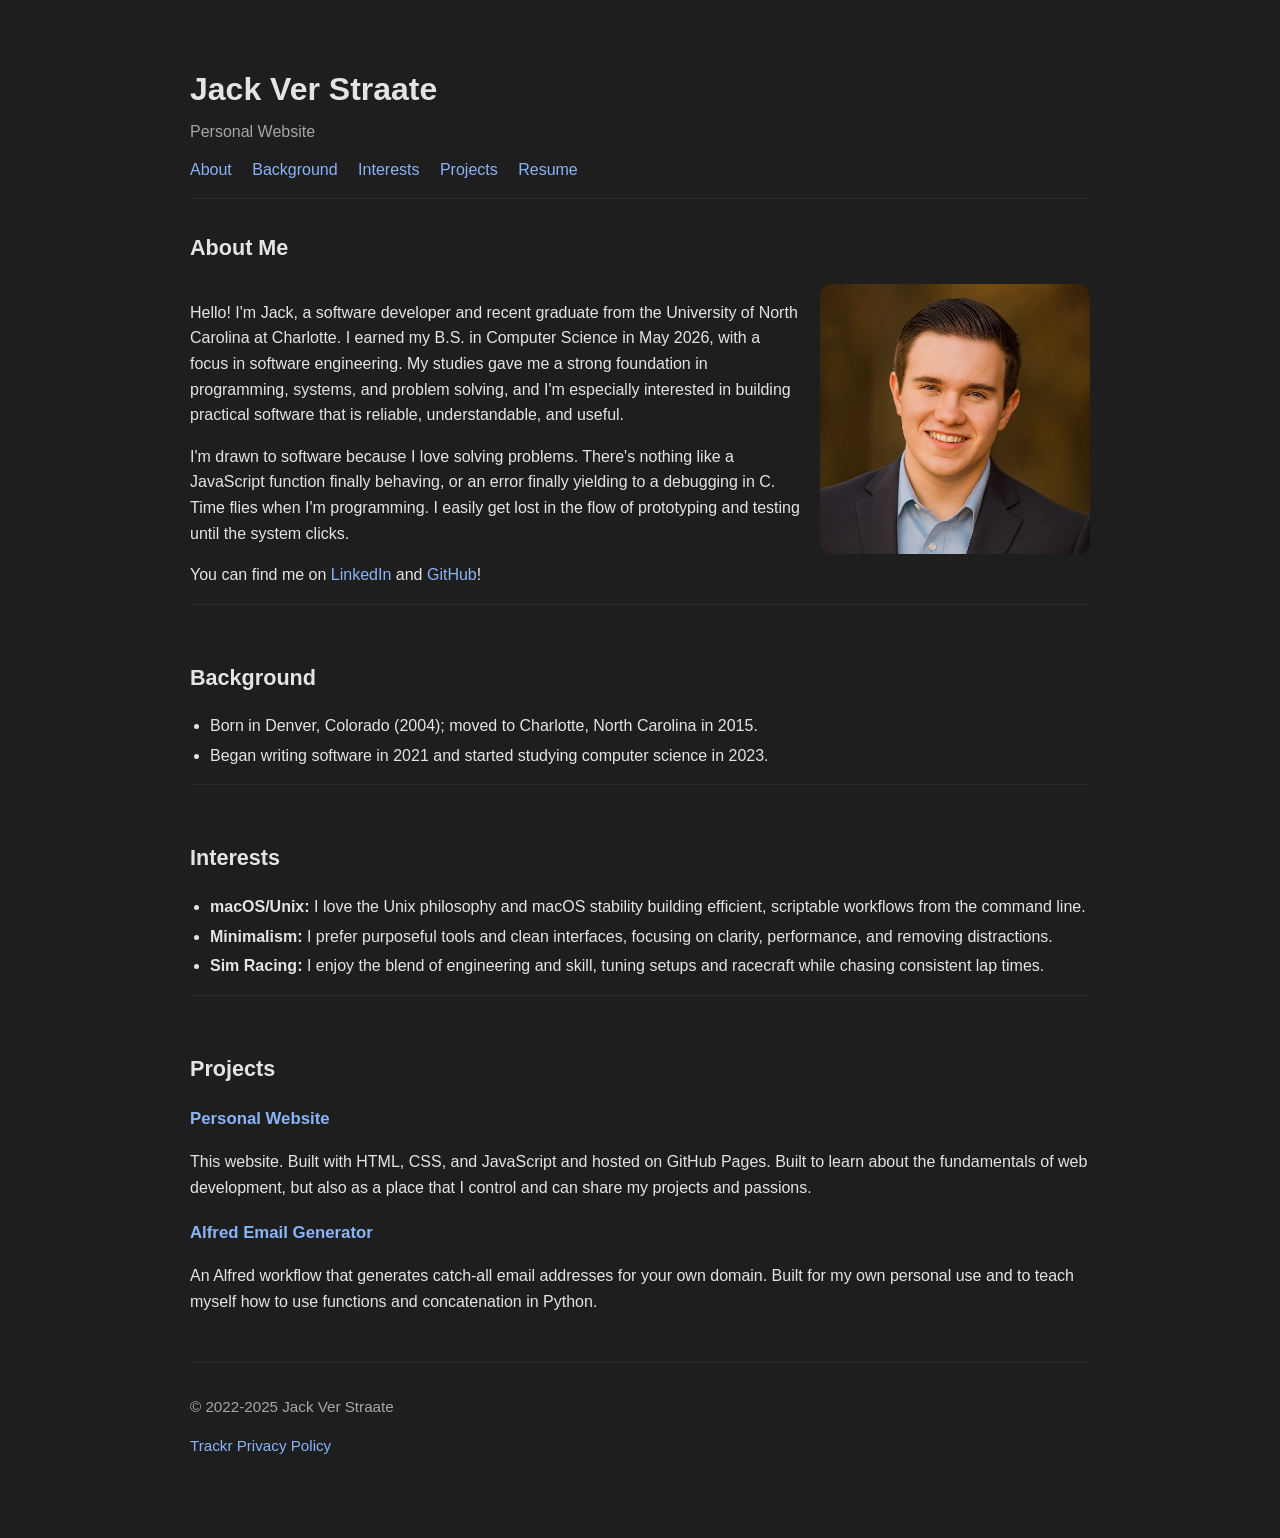
<file: index.html>
<!doctype html>
<html lang="en">
  <head>
    <meta charset="utf-8" />
    <meta name="viewport" content="width=device-width, initial-scale=1" />
    <title>Jack Ver Straate - Personal Website</title>
    <meta name="description" content="Personal website of Jack Ver Straate: about, background, interests, and projects." />
    <link rel="icon" type="image/png" href="/images/favicon-96x96.png" sizes="96x96" />
    <link rel="icon" type="image/svg+xml" href="/images/favicon.svg" />
    <link rel="shortcut icon" href="/images/favicon.ico" />
    <link rel="apple-touch-icon" sizes="180x180" href="/images/apple-touch-icon.png" />
    <link rel="manifest" href="site.webmanifest" />
    <link rel="stylesheet" href="styles.css" />
  </head>

  <body>
    <a class="skip-link" href="#main">Skip to content</a>
    <div class="container">
      <header>
        <h1>Jack Ver Straate</h1>
        <p class="muted">Personal Website</p>
        <nav aria-label="Primary">
          <a href="#about">About</a>
          <a href="#background">Background</a>
          <a href="#interests">Interests</a>
          <a href="#projects">Projects</a>
          <a href="/files/resume.pdf">Resume</a>
        </nav>
      </header>

      <main id="main" tabindex="-1">
        <section id="about" aria-labelledby="about-heading">
          <h2 id="about-heading">About Me</h2>
          <div class="about-wrap">
            <div class="about-text">
              <p>
                Hello! I'm Jack, a software developer and recent graduate from the University of North Carolina at Charlotte. I earned my B.S. in Computer Science in May 2026, with a focus in software engineering. My studies gave me a strong foundation in programming, systems, and problem solving, and I'm especially interested in building practical software that is reliable, understandable, and useful.
              </p>
              <p>
                I'm drawn to software because I love solving problems. There's nothing like a JavaScript function finally behaving, or an error finally yielding to a debugging in C. Time flies when I'm programming. I easily get lost in the flow of prototyping and testing until the system clicks.
              </p>
              <p>
                You can find me on <a href="https://www.linkedin.com/in/jackverstraate/">LinkedIn</a> and <a href="https://github.com/jackverstraate">GitHub</a>!
              </p>
            </div>
            <figure class="about-photo">
              <img src="images/headshot.jpg" alt="Headshot of Jack Ver Straate" />
            </figure>
          </div>
        </section>

        <section id="background" aria-labelledby="background-heading">
          <h2 id="background-heading">Background</h2>
          <ul>
            <li>Born in Denver, Colorado (2004); moved to Charlotte, North Carolina in 2015.</li>
            <li>Began writing software in 2021 and started studying computer science in 2023.</li>
          </ul>
        </section>

        <section id="interests" aria-labelledby="interests-heading">
          <h2 id="interests-heading">Interests</h2>
          <ul>
            <li><strong>macOS/Unix:</strong> I love the Unix philosophy and macOS stability building efficient, scriptable workflows from the command line.</li>
            <li><strong>Minimalism:</strong> I prefer purposeful tools and clean interfaces, focusing on clarity, performance, and removing distractions.</li>
            <li><strong>Sim Racing:</strong> I enjoy the blend of engineering and skill, tuning setups and racecraft while chasing consistent lap times.</li>
          </ul>
          
        </section>

        <section id="projects" class="projects" aria-labelledby="projects-heading">
          <h2 id="projects-heading">Projects</h2>
          <article>
            <h3>
              <a href="https://jackverstraate.com">Personal Website</a>
            </h3>
            <p>
              This website. Built with HTML, CSS, and JavaScript and hosted on GitHub Pages. Built to learn about the fundamentals of web development, but also as a place that I control and can share my projects and passions.
            </p>
          </article>
          <article>
            <h3>
              <a href="https://github.com/jackverstraate/alfred-email-generator">Alfred Email Generator</a>
            </h3>
            <p>
              An Alfred workflow that generates catch-all email addresses for your own domain. Built for my own personal use and to teach myself how to use functions and concatenation in Python.
            </p>
          </article>
        </section>
      </main>

      <footer>
        <p>&copy; 2022-2025 Jack Ver Straate</p>
        <p><a href="/trackr/privacy/">Trackr Privacy Policy</a></p>
      </footer>
    </div>
  </body>
</html>
</file>
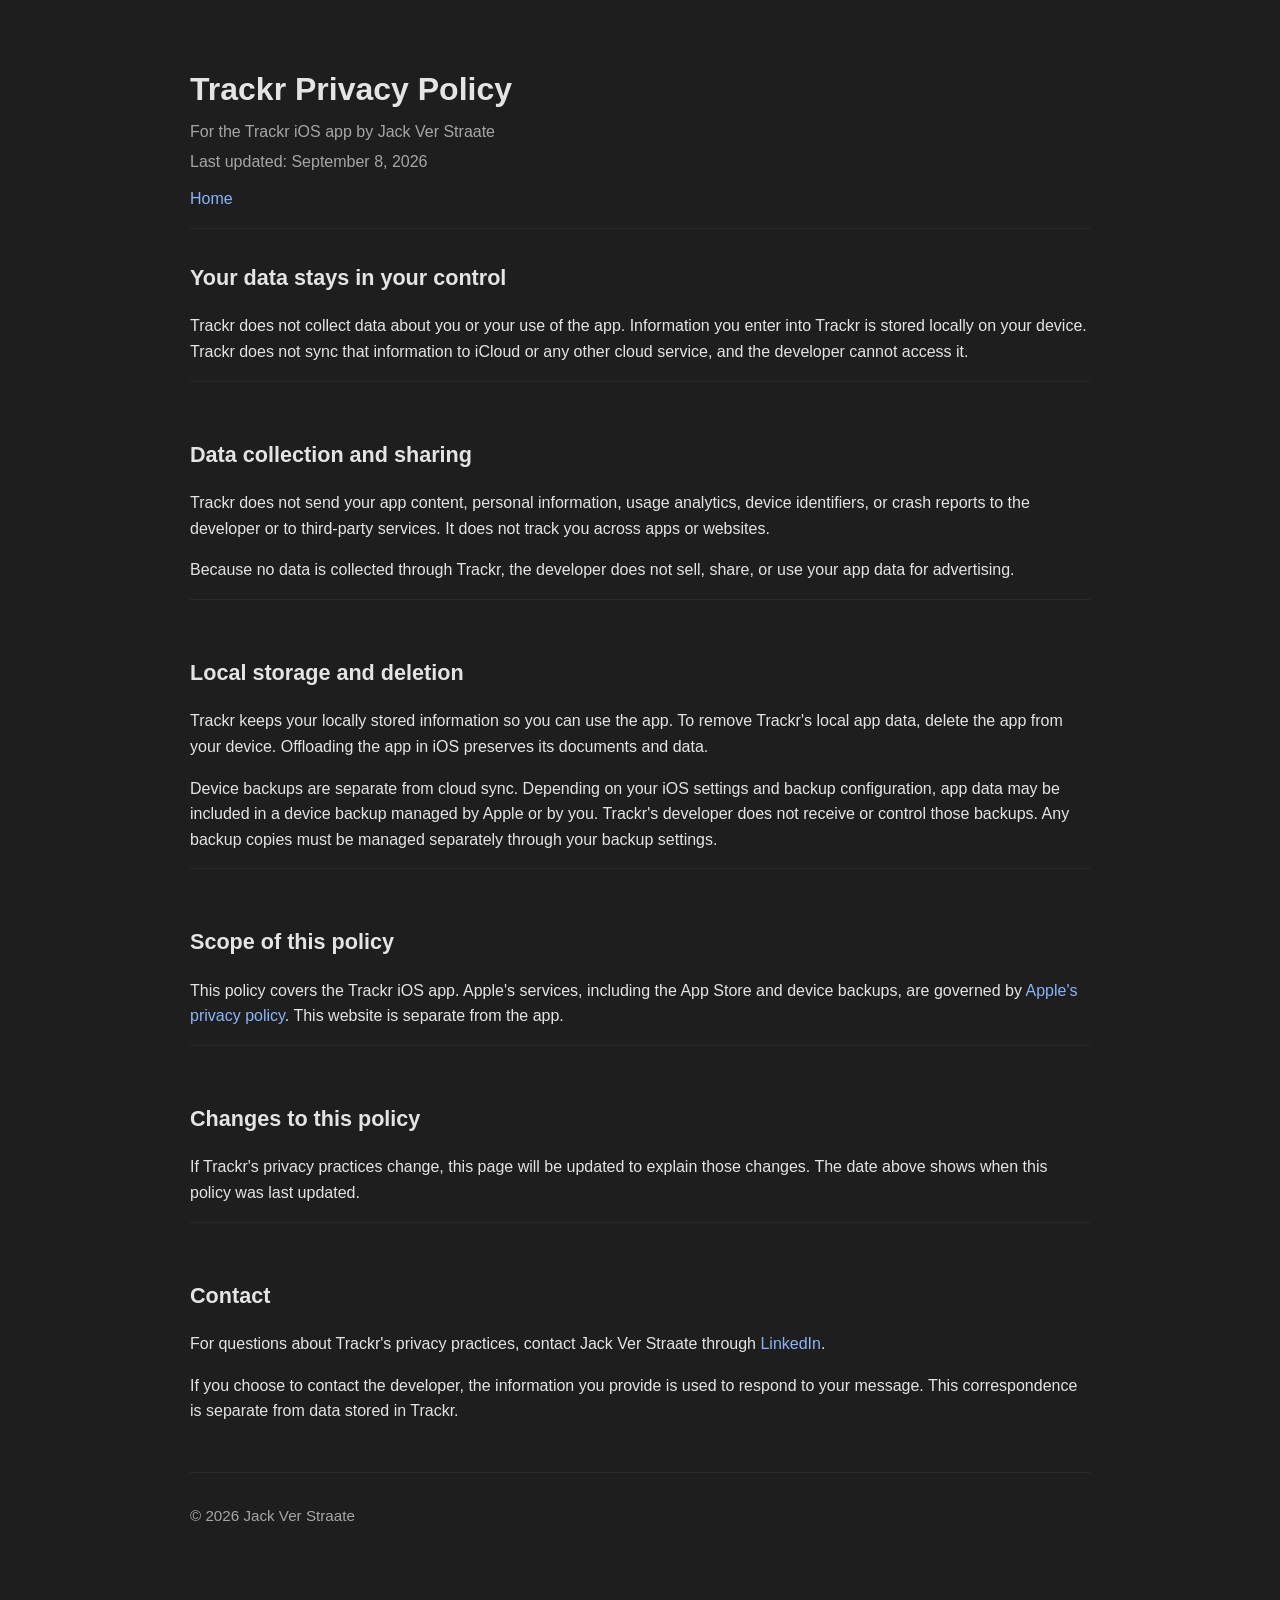
<file: trackr/privacy/index.html>
<!doctype html>
<html lang="en">
  <head>
    <meta charset="utf-8" />
    <meta name="viewport" content="width=device-width, initial-scale=1" />
    <title>Trackr Privacy Policy - Jack Ver Straate</title>
    <meta name="description" content="Trackr for iOS does not collect data or sync to the cloud. Read about local storage, deletion, and privacy." />
    <link rel="icon" type="image/png" href="/images/favicon-96x96.png" sizes="96x96" />
    <link rel="icon" type="image/svg+xml" href="/images/favicon.svg" />
    <link rel="shortcut icon" href="/images/favicon.ico" />
    <link rel="apple-touch-icon" sizes="180x180" href="/images/apple-touch-icon.png" />
    <link rel="manifest" href="/site.webmanifest" />
    <link rel="stylesheet" href="/styles.css" />
  </head>
  <body>
    <a class="skip-link" href="#main">Skip to content</a>
    <div class="container">
      <header>
        <h1>Trackr Privacy Policy</h1>
        <p>For the Trackr iOS app by Jack Ver Straate</p>
        <p>Last updated: <time datetime="2026-09-08">September 8, 2026</time></p>
        <nav aria-label="Primary">
          <a href="/">Home</a>
        </nav>
      </header>

      <main id="main" tabindex="-1">
        <section aria-labelledby="overview-heading">
          <h2 id="overview-heading">Your data stays in your control</h2>
          <p>Trackr does not collect data about you or your use of the app. Information you enter into Trackr is stored locally on your device. Trackr does not sync that information to iCloud or any other cloud service, and the developer cannot access it.</p>
        </section>

        <section aria-labelledby="collection-heading">
          <h2 id="collection-heading">Data collection and sharing</h2>
          <p>Trackr does not send your app content, personal information, usage analytics, device identifiers, or crash reports to the developer or to third-party services. It does not track you across apps or websites.</p>
          <p>Because no data is collected through Trackr, the developer does not sell, share, or use your app data for advertising.</p>
        </section>

        <section aria-labelledby="storage-heading">
          <h2 id="storage-heading">Local storage and deletion</h2>
          <p>Trackr keeps your locally stored information so you can use the app. To remove Trackr's local app data, delete the app from your device. Offloading the app in iOS preserves its documents and data.</p>
          <p>Device backups are separate from cloud sync. Depending on your iOS settings and backup configuration, app data may be included in a device backup managed by Apple or by you. Trackr's developer does not receive or control those backups. Any backup copies must be managed separately through your backup settings.</p>
        </section>

        <section aria-labelledby="scope-heading">
          <h2 id="scope-heading">Scope of this policy</h2>
          <p>This policy covers the Trackr iOS app. Apple's services, including the App Store and device backups, are governed by <a href="https://www.apple.com/legal/privacy/">Apple's privacy policy</a>. This website is separate from the app.</p>
        </section>

        <section aria-labelledby="changes-heading">
          <h2 id="changes-heading">Changes to this policy</h2>
          <p>If Trackr's privacy practices change, this page will be updated to explain those changes. The date above shows when this policy was last updated.</p>
        </section>

        <section aria-labelledby="contact-heading">
          <h2 id="contact-heading">Contact</h2>
          <p>For questions about Trackr's privacy practices, contact Jack Ver Straate through <a href="https://www.linkedin.com/in/jackverstraate/">LinkedIn</a>.</p>
          <p>If you choose to contact the developer, the information you provide is used to respond to your message. This correspondence is separate from data stored in Trackr.</p>
        </section>
      </main>

      <footer>
        <p>&copy; 2026 Jack Ver Straate</p>
      </footer>
    </div>
  </body>
</html>
</file>
<file: styles.css>
:root {
  --bg: #1e1e1e;
  --fg: #e4e4e4;
  --muted: #a6a6a6;
  --link: #8ab4f8;
  --border: #2a2a2a;
  --accent: #8ab4f8;
}

html, body { height: 100%; }
body {
  margin: 0;
  background: var(--bg);
  color: var(--fg);
  font: 16px/1.6 -apple-system, BlinkMacSystemFont, "Segoe UI", Roboto, Helvetica, Arial, "Apple Color Emoji", "Segoe UI Emoji";
  text-rendering: optimizeLegibility;
}

.container {
  max-width: 900px;
  margin: 0 auto;
  padding: 2rem 1rem 4rem;
}

header {
  padding: 2rem 0 1rem;
  border-bottom: 1px solid var(--border);
  margin-bottom: 1.5rem;
}
header h1 {
  font-size: 2rem;
  margin: 0 0 0.25rem;
}
header p {
  margin: 0.25rem 0 0;
  color: var(--muted);
}

nav {
  margin-top: 0.75rem;
}
nav a {
  margin-right: 1rem;
  color: var(--link);
  text-decoration: none;
}
nav a:hover, nav a:focus { text-decoration: underline; }

a {
  color: var(--link);
  text-decoration: none;
}
a:hover { text-decoration: underline; }

h2 { font-size: 1.35rem; margin-top: 2rem; }
h3 { font-size: 1.05rem; margin-top: 1.25rem; }

section + section { border-top: 1px solid var(--border); padding-top: 1.5rem; }

ul { padding-left: 1.25rem; }
li { margin: 0.25rem 0; }

.projects article { margin: 0.75rem 0 1rem; }
.projects h3 { margin-bottom: 0.25rem; }
.muted { color: var(--muted); }

.skip-link {
  position: absolute;
  left: -999px;
  top: auto;
  width: 1px;
  height: 1px;
  overflow: hidden;
}
.skip-link:focus {
  left: 1rem;
  top: 1rem;
  width: auto;
  height: auto;
  background: var(--bg);
  border: 1px solid var(--border);
  padding: 0.5rem 0.75rem;
  border-radius: 6px;
}

footer {
  margin-top: 3rem;
  padding-top: 1rem;
  border-top: 1px solid var(--border);
  color: var(--muted);
  font-size: 0.95rem;
}

/* About section layout */
#about .about-wrap {
  display: flex;
  align-items: flex-start;
  gap: 1.25rem;
}

#about .about-text {
  flex: 1 1 60%;
}

#about .about-photo {
  flex: 0 0 auto;
  margin: 0;
}

#about .about-photo img {
  display: block;
  width: 270px;
  height: auto;
  border-radius: 12px;
}

@media (max-width: 720px) {
  #about .about-wrap {
    flex-direction: column;
  }
  #about .about-photo {
    align-self: start;
  }
}
</file>
